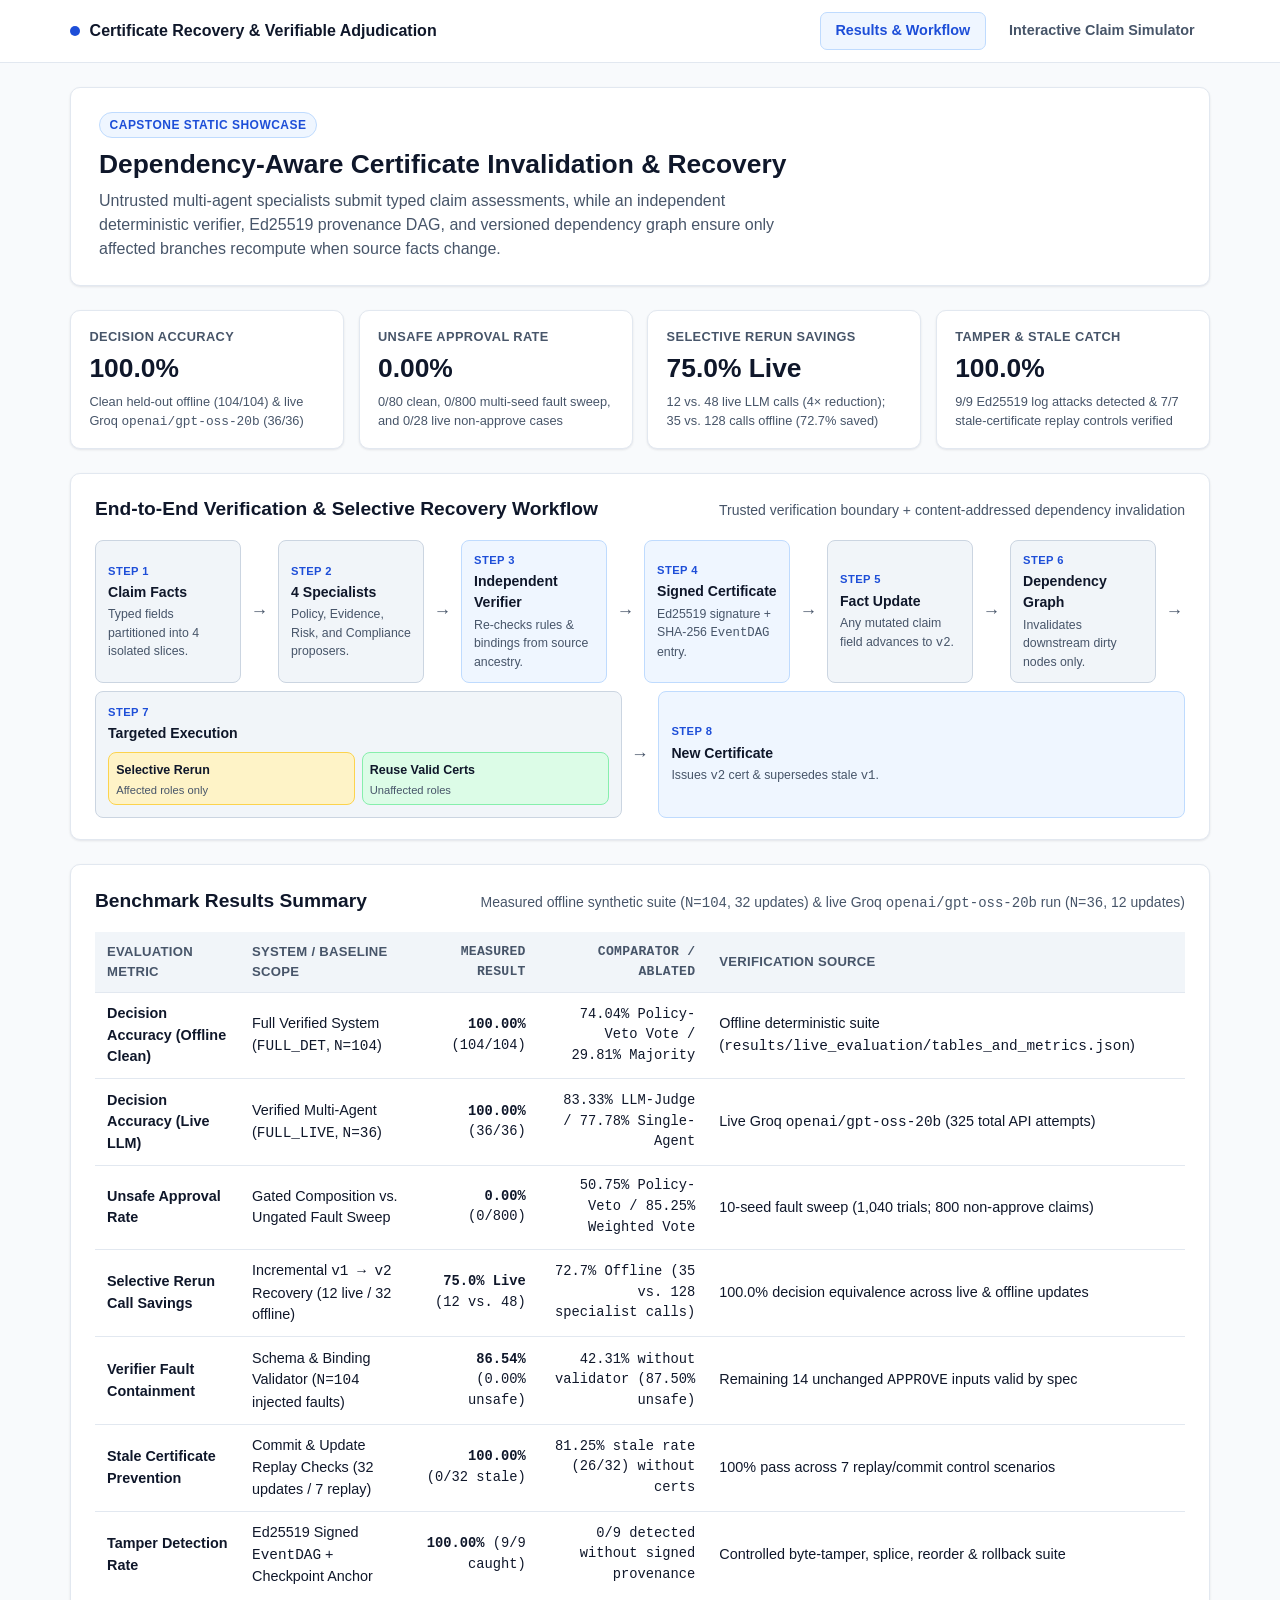
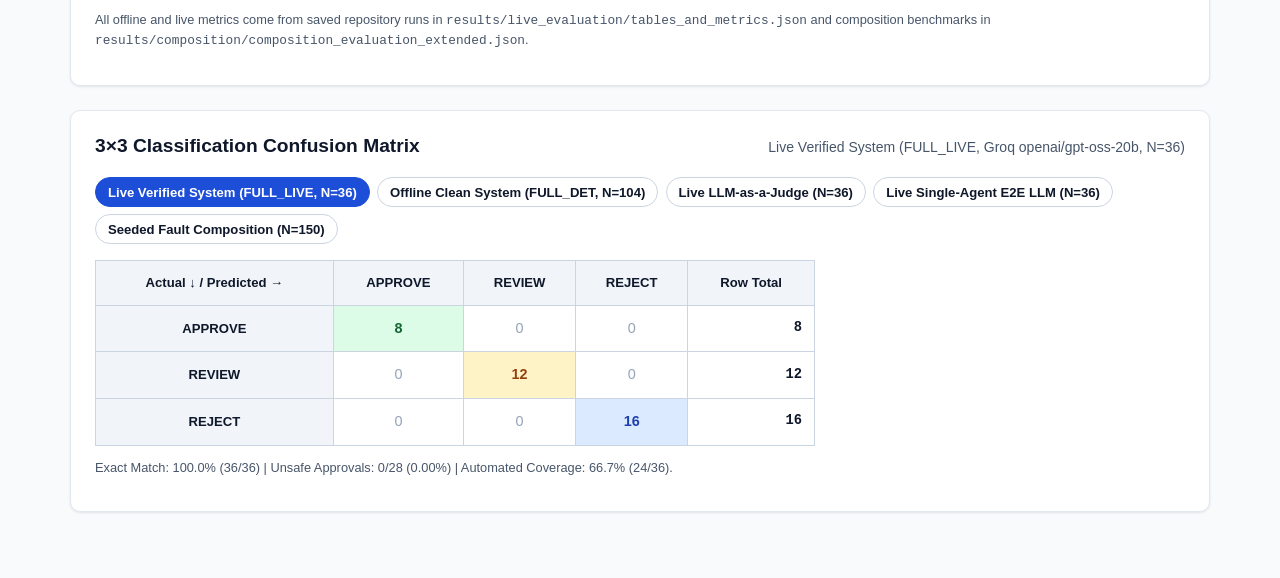
<file: web/index.html>
<!DOCTYPE html>
<html lang="en">
<head>
  <meta charset="UTF-8" />
  <meta name="viewport" content="width=device-width, initial-scale=1.0" />
  <title>Results & Workflow — Verifiable Multi-Agent Adjudication</title>
  <link rel="stylesheet" href="styles.css" />
</head>
<body>
  <header class="topbar">
    <div class="topbar-inner">
      <div class="brand">
        <span class="brand-dot" aria-hidden="true"></span>
        <span>Certificate Recovery &amp; Verifiable Adjudication</span>
      </div>
      <nav class="nav-links" aria-label="Primary navigation">
        <a class="nav-link active" href="index.html">Results &amp; Workflow</a>
        <a class="nav-link" href="simulator.html">Interactive Claim Simulator</a>
      </nav>
    </div>
  </header>

  <main class="container">
    <section class="hero">
      <span class="hero-tag">Capstone Static Showcase</span>
      <h1>Dependency-Aware Certificate Invalidation &amp; Recovery</h1>
      <p>
        Untrusted multi-agent specialists submit typed claim assessments, while an independent deterministic verifier,
        Ed25519 provenance DAG, and versioned dependency graph ensure only affected branches recompute when source facts change.
      </p>
    </section>

    <section class="kpi-grid" aria-label="Key metrics summary">
      <div class="kpi-card">
        <div class="kpi-label">Decision Accuracy</div>
        <div class="kpi-value">100.0%</div>
        <div class="kpi-note">Clean held-out offline (104/104) &amp; live Groq <code>openai/gpt-oss-20b</code> (36/36)</div>
      </div>
      <div class="kpi-card">
        <div class="kpi-label">Unsafe Approval Rate</div>
        <div class="kpi-value">0.00%</div>
        <div class="kpi-note">0/80 clean, 0/800 multi-seed fault sweep, and 0/28 live non-approve cases</div>
      </div>
      <div class="kpi-card">
        <div class="kpi-label">Selective Rerun Savings</div>
        <div class="kpi-value">75.0% Live</div>
        <div class="kpi-note">12 vs. 48 live LLM calls (4&times; reduction); 35 vs. 128 calls offline (72.7% saved)</div>
      </div>
      <div class="kpi-card">
        <div class="kpi-label">Tamper &amp; Stale Catch</div>
        <div class="kpi-value">100.0%</div>
        <div class="kpi-note">9/9 Ed25519 log attacks detected &amp; 7/7 stale-certificate replay controls verified</div>
      </div>
    </section>

    <section class="section">
      <div class="section-header">
        <h2>End-to-End Verification &amp; Selective Recovery Workflow</h2>
        <p class="section-sub">Trusted verification boundary + content-addressed dependency invalidation</p>
      </div>
      <div class="flow-track" role="region" aria-label="Adjudication and recovery workflow">
        <div class="flow-step">
          <div class="flow-num">Step 1</div>
          <div class="flow-title">Claim Facts</div>
          <div class="flow-desc">Typed fields partitioned into 4 isolated slices.</div>
        </div>
        <div class="flow-arrow" aria-hidden="true">&rarr;</div>
        <div class="flow-step">
          <div class="flow-num">Step 2</div>
          <div class="flow-title">4 Specialists</div>
          <div class="flow-desc">Policy, Evidence, Risk, and Compliance proposers.</div>
        </div>
        <div class="flow-arrow" aria-hidden="true">&rarr;</div>
        <div class="flow-step highlight">
          <div class="flow-num">Step 3</div>
          <div class="flow-title">Independent Verifier</div>
          <div class="flow-desc">Re-checks rules &amp; bindings from source ancestry.</div>
        </div>
        <div class="flow-arrow" aria-hidden="true">&rarr;</div>
        <div class="flow-step highlight">
          <div class="flow-num">Step 4</div>
          <div class="flow-title">Signed Certificate</div>
          <div class="flow-desc">Ed25519 signature + SHA-256 <code>EventDAG</code> entry.</div>
        </div>
        <div class="flow-arrow" aria-hidden="true">&rarr;</div>
        <div class="flow-step">
          <div class="flow-num">Step 5</div>
          <div class="flow-title">Fact Update</div>
          <div class="flow-desc">Any mutated claim field advances to <code>v2</code>.</div>
        </div>
        <div class="flow-arrow" aria-hidden="true">&rarr;</div>
        <div class="flow-step">
          <div class="flow-num">Step 6</div>
          <div class="flow-title">Dependency Graph</div>
          <div class="flow-desc">Invalidates downstream dirty nodes only.</div>
        </div>
        <div class="flow-arrow" aria-hidden="true">&rarr;</div>
        <div class="flow-step">
          <div class="flow-num">Step 7</div>
          <div class="flow-title">Targeted Execution</div>
          <div class="flow-branch">
            <div class="flow-step rerun-box" style="padding: 0.35rem 0.45rem;">
              <div class="flow-title" style="font-size: 0.78rem;">Selective Rerun</div>
              <div class="flow-desc" style="font-size: 0.7rem;">Affected roles only</div>
            </div>
            <div class="flow-step reuse-box" style="padding: 0.35rem 0.45rem;">
              <div class="flow-title" style="font-size: 0.78rem;">Reuse Valid Certs</div>
              <div class="flow-desc" style="font-size: 0.7rem;">Unaffected roles</div>
            </div>
          </div>
        </div>
        <div class="flow-arrow" aria-hidden="true">&rarr;</div>
        <div class="flow-step highlight">
          <div class="flow-num">Step 8</div>
          <div class="flow-title">New Certificate</div>
          <div class="flow-desc">Issues <code>v2</code> cert &amp; supersedes stale <code>v1</code>.</div>
        </div>
      </div>
    </section>

    <section class="section">
      <div class="section-header">
        <h2>Benchmark Results Summary</h2>
        <p class="section-sub">Measured offline synthetic suite (<code>N=104</code>, 32 updates) &amp; live Groq <code>openai/gpt-oss-20b</code> run (<code>N=36</code>, 12 updates)</p>
      </div>
      <div class="table-wrap">
        <table class="data-table">
          <thead>
            <tr>
              <th>Evaluation Metric</th>
              <th>System / Baseline Scope</th>
              <th class="num">Measured Result</th>
              <th class="num">Comparator / Ablated</th>
              <th>Verification Source</th>
            </tr>
          </thead>
          <tbody>
            <tr>
              <td><strong>Decision Accuracy (Offline Clean)</strong></td>
              <td>Full Verified System (<code>FULL_DET</code>, <code>N=104</code>)</td>
              <td class="num"><strong>100.00%</strong> (104/104)</td>
              <td class="num">74.04% Policy-Veto Vote / 29.81% Majority</td>
              <td>Offline deterministic suite (<code>results/live_evaluation/tables_and_metrics.json</code>)</td>
            </tr>
            <tr>
              <td><strong>Decision Accuracy (Live LLM)</strong></td>
              <td>Verified Multi-Agent (<code>FULL_LIVE</code>, <code>N=36</code>)</td>
              <td class="num"><strong>100.00%</strong> (36/36)</td>
              <td class="num">83.33% LLM-Judge / 77.78% Single-Agent</td>
              <td>Live Groq <code>openai/gpt-oss-20b</code> (325 total API attempts)</td>
            </tr>
            <tr>
              <td><strong>Unsafe Approval Rate</strong></td>
              <td>Gated Composition vs. Ungated Fault Sweep</td>
              <td class="num"><strong>0.00%</strong> (0/800)</td>
              <td class="num">50.75% Policy-Veto / 85.25% Weighted Vote</td>
              <td>10-seed fault sweep (1,040 trials; 800 non-approve claims)</td>
            </tr>
            <tr>
              <td><strong>Selective Rerun Call Savings</strong></td>
              <td>Incremental <code>v1 &rarr; v2</code> Recovery (12 live / 32 offline)</td>
              <td class="num"><strong>75.0% Live</strong> (12 vs. 48)</td>
              <td class="num">72.7% Offline (35 vs. 128 specialist calls)</td>
              <td>100.0% decision equivalence across live &amp; offline updates</td>
            </tr>
            <tr>
              <td><strong>Verifier Fault Containment</strong></td>
              <td>Schema &amp; Binding Validator (<code>N=104</code> injected faults)</td>
              <td class="num"><strong>86.54%</strong> (0.00% unsafe)</td>
              <td class="num">42.31% without validator (87.50% unsafe)</td>
              <td>Remaining 14 unchanged <code>APPROVE</code> inputs valid by spec</td>
            </tr>
            <tr>
              <td><strong>Stale Certificate Prevention</strong></td>
              <td>Commit &amp; Update Replay Checks (32 updates / 7 replay)</td>
              <td class="num"><strong>100.00%</strong> (0/32 stale)</td>
              <td class="num">81.25% stale rate (26/32) without certs</td>
              <td>100% pass across 7 replay/commit control scenarios</td>
            </tr>
            <tr>
              <td><strong>Tamper Detection Rate</strong></td>
              <td>Ed25519 Signed <code>EventDAG</code> + Checkpoint Anchor</td>
              <td class="num"><strong>100.00%</strong> (9/9 caught)</td>
              <td class="num">0/9 detected without signed provenance</td>
              <td>Controlled byte-tamper, splice, reorder &amp; rollback suite</td>
            </tr>
          </tbody>
        </table>
      </div>
      <p class="footnote">
        All offline and live metrics come from saved repository runs in <code>results/live_evaluation/tables_and_metrics.json</code>
        and composition benchmarks in <code>results/composition/composition_evaluation_extended.json</code>.
      </p>
    </section>

    <section class="section">
      <div class="section-header">
        <h2>3&times;3 Classification Confusion Matrix</h2>
        <p class="section-sub" id="cm-subtitle">Actual Oracle Label (rows) vs. Predicted Decision (columns)</p>
      </div>

      <div class="pill-row" role="tablist" aria-label="Select model arm for confusion matrix">
        <button class="pill-btn active" type="button" data-arm="full_live">Live Verified System (FULL_LIVE, N=36)</button>
        <button class="pill-btn" type="button" data-arm="full_det">Offline Clean System (FULL_DET, N=104)</button>
        <button class="pill-btn" type="button" data-arm="llm_judge">Live LLM-as-a-Judge (N=36)</button>
        <button class="pill-btn" type="button" data-arm="single_llm">Live Single-Agent E2E LLM (N=36)</button>
        <button class="pill-btn" type="button" data-arm="faulted_comp">Seeded Fault Composition (N=150)</button>
      </div>

      <div class="table-wrap">
        <table class="cm-table" aria-live="polite">
          <thead>
            <tr>
              <th>Actual &darr; / Predicted &rarr;</th>
              <th>APPROVE</th>
              <th>REVIEW</th>
              <th>REJECT</th>
              <th>Row Total</th>
            </tr>
          </thead>
          <tbody id="cm-body"></tbody>
        </table>
      </div>
      <p class="footnote" id="cm-caption"></p>
    </section>
  </main>

  <script>
    (function () {
      var MATRICES = {
        full_live: {
          title: "Live Verified System (FULL_LIVE, Groq openai/gpt-oss-20b, N=36)",
          caption: "Exact Match: 100.0% (36/36) | Unsafe Approvals: 0/28 (0.00%) | Automated Coverage: 66.7% (24/36).",
          rows: {
            APPROVE: [8, 0, 0],
            REVIEW:  [0, 12, 0],
            REJECT:  [0, 0, 16]
          }
        },
        full_det: {
          title: "Offline Clean Benchmark (FULL_DET, N=104 Unique Claims)",
          caption: "Exact Match: 100.0% (104/104) | Unsafe Approvals: 0/80 (0.00%) | False Rejects: 0/58 (0.00%).",
          rows: {
            APPROVE: [24, 0, 0],
            REVIEW:  [0, 34, 0],
            REJECT:  [0, 0, 46]
          }
        },
        llm_judge: {
          title: "Live Unverified Baseline (LLM_AS_JUDGE, Groq openai/gpt-oss-20b, N=36)",
          caption: "Exact Match: 83.3% (30/36) | Unsafe Approvals: 0/28 | 6 errors: 3 JSON truncation fallbacks + 3 missed policy-exclusion rejections.",
          rows: {
            APPROVE: [8, 0, 0],
            REVIEW:  [0, 12, 0],
            REJECT:  [0, 6, 10]
          }
        },
        single_llm: {
          title: "Live Unverified Baseline (SINGLE_AGENT_E2E_LLM, Groq openai/gpt-oss-20b, N=36)",
          caption: "Exact Match: 77.8% (28/36) | Unsafe Approvals: 0/28 | All 8 errors were over-conservative REVIEW abstentions on clean APPROVE boundary claims.",
          rows: {
            APPROVE: [0, 8, 0],
            REVIEW:  [0, 12, 0],
            REJECT:  [0, 0, 16]
          }
        },
        faulted_comp: {
          title: "Composition Under Multi-Seed Agent Corruptions (COMP, N=150 Trials, 0%-40% Fault Rates)",
          caption: "Accuracy: 84.0% (126/150) | Unsafe Approvals: 0/120 (0.00%) | Corrupted branches abstain safely to REVIEW without leaking unsafe approvals.",
          rows: {
            APPROVE: [13, 17, 0],
            REVIEW:  [0, 75, 0],
            REJECT:  [0, 7, 38]
          }
        }
      };

      var LABELS = ["APPROVE", "REVIEW", "REJECT"];
      var bodyEl = document.getElementById("cm-body");
      var subEl = document.getElementById("cm-subtitle");
      var capEl = document.getElementById("cm-caption");
      var btns = document.querySelectorAll(".pill-btn");

      function cellClass(actualIdx, predIdx, count) {
        if (actualIdx === predIdx) {
          if (actualIdx === 0) return "cm-diag-approve";
          if (actualIdx === 1) return "cm-diag-review";
          return "cm-diag-reject";
        }
        if (count === 0) return "cm-zero";
        if (predIdx === 0 && actualIdx !== 0) return "cm-err-danger";
        return "cm-err-warn";
      }

      function renderMatrix(key) {
        var data = MATRICES[key];
        subEl.textContent = data.title;
        capEl.textContent = data.caption;

        var html = "";
        LABELS.forEach(function (label, rIdx) {
          var vals = data.rows[label];
          var rowSum = vals[0] + vals[1] + vals[2];
          html += "<tr>";
          html += "<th>" + label + "</th>";
          vals.forEach(function (count, cIdx) {
            html += '<td class="' + cellClass(rIdx, cIdx, count) + '">' + count + "</td>";
          });
          html += '<td class="num"><strong>' + rowSum + "</strong></td>";
          html += "</tr>";
        });
        bodyEl.innerHTML = html;
      }

      btns.forEach(function (btn) {
        btn.addEventListener("click", function () {
          btns.forEach(function (b) { b.classList.remove("active"); });
          btn.classList.add("active");
          renderMatrix(btn.getAttribute("data-arm"));
        });
      });

      renderMatrix("full_live");
    })();
  </script>
</body>
</html>
</file>
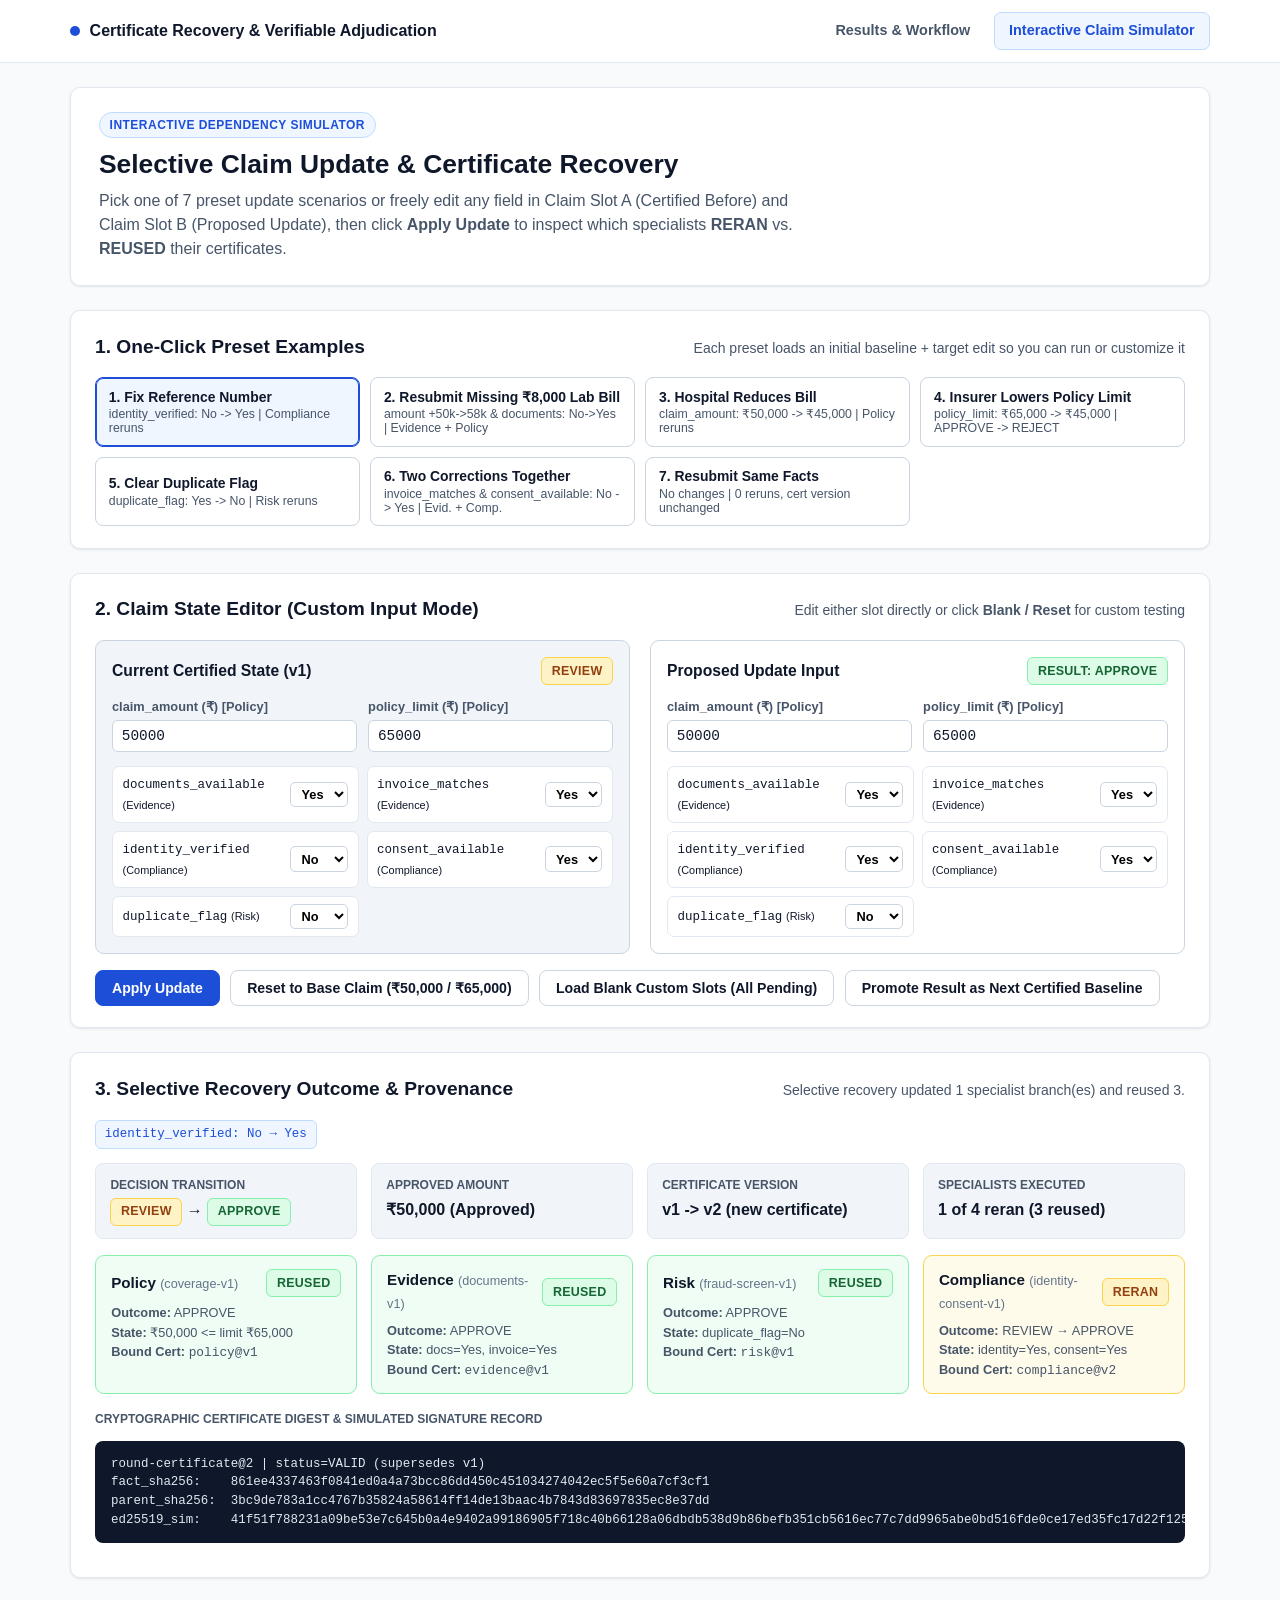
<file: web/simulator.html>
<!DOCTYPE html>
<html lang="en">
<head>
  <meta charset="UTF-8" />
  <meta name="viewport" content="width=device-width, initial-scale=1.0" />
  <title>Interactive Claim Simulator — Verifiable Multi-Agent Adjudication</title>
  <link rel="stylesheet" href="styles.css" />
</head>
<body>
  <header class="topbar">
    <div class="topbar-inner">
      <div class="brand">
        <span class="brand-dot" aria-hidden="true"></span>
        <span>Certificate Recovery &amp; Verifiable Adjudication</span>
      </div>
      <nav class="nav-links" aria-label="Primary navigation">
        <a class="nav-link" href="index.html">Results &amp; Workflow</a>
        <a class="nav-link active" href="simulator.html">Interactive Claim Simulator</a>
      </nav>
    </div>
  </header>

  <main class="container">
    <section class="hero">
      <span class="hero-tag">Interactive Dependency Simulator</span>
      <h1>Selective Claim Update &amp; Certificate Recovery</h1>
      <p>
        Pick one of 7 preset update scenarios or freely edit any field in Claim Slot A (Certified Before) and Claim Slot B (Proposed Update),
        then click <strong>Apply Update</strong> to inspect which specialists <strong>RERAN</strong> vs. <strong>REUSED</strong> their certificates.
      </p>
    </section>

    <section class="section">
      <div class="section-header">
        <h2>1. One-Click Preset Examples</h2>
        <p class="section-sub">Each preset loads an initial baseline + target edit so you can run or customize it</p>
      </div>
      <div class="preset-grid" id="preset-grid"></div>
    </section>

    <section class="section">
      <div class="section-header">
        <h2>2. Claim State Editor (Custom Input Mode)</h2>
        <p class="section-sub">Edit either slot directly or click <strong>Blank / Reset</strong> for custom testing</p>
      </div>

      <div class="sim-layout">
        <!-- Slot A: Current Certified State -->
        <div class="slot-card">
          <h3 class="slot-title">
            <span>Current Certified State (<span id="before-cert-label">v1</span>)</span>
            <span id="before-decision-pill" class="badge badge-approve">APPROVE</span>
          </h3>
          <div class="field-group">
            <label class="field-label">
              claim_amount (&#8377;) [Policy]
              <input type="number" id="before-claim_amount" min="1" step="1000" value="50000" />
            </label>
            <label class="field-label">
              policy_limit (&#8377;) [Policy]
              <input type="number" id="before-policy_limit" min="1" step="1000" value="65000" />
            </label>
          </div>
          <div class="toggle-list">
            <label class="toggle-item">
              <span><code>documents_available</code> <small>(Evidence)</small></span>
              <select id="before-documents_available">
                <option value="true">Yes</option>
                <option value="false">No</option>
              </select>
            </label>
            <label class="toggle-item">
              <span><code>invoice_matches</code> <small>(Evidence)</small></span>
              <select id="before-invoice_matches">
                <option value="true">Yes</option>
                <option value="false">No</option>
              </select>
            </label>
            <label class="toggle-item">
              <span><code>identity_verified</code> <small>(Compliance)</small></span>
              <select id="before-identity_verified">
                <option value="true">Yes</option>
                <option value="false">No</option>
              </select>
            </label>
            <label class="toggle-item">
              <span><code>consent_available</code> <small>(Compliance)</small></span>
              <select id="before-consent_available">
                <option value="true">Yes</option>
                <option value="false">No</option>
              </select>
            </label>
            <label class="toggle-item">
              <span><code>duplicate_flag</code> <small>(Risk)</small></span>
              <select id="before-duplicate_flag">
                <option value="false">No</option>
                <option value="true">Yes</option>
              </select>
            </label>
          </div>
        </div>

        <!-- Slot B: Proposed Updated State -->
        <div class="slot-card" style="background: #ffffff;">
          <h3 class="slot-title">
            <span>Proposed Update Input</span>
            <span id="proposed-preview-tag" class="badge badge-neutral">READY TO APPLY</span>
          </h3>
          <div class="field-group">
            <label class="field-label">
              claim_amount (&#8377;) [Policy]
              <input type="number" id="after-claim_amount" min="1" step="1000" value="50000" />
            </label>
            <label class="field-label">
              policy_limit (&#8377;) [Policy]
              <input type="number" id="after-policy_limit" min="1" step="1000" value="65000" />
            </label>
          </div>
          <div class="toggle-list">
            <label class="toggle-item">
              <span><code>documents_available</code> <small>(Evidence)</small></span>
              <select id="after-documents_available">
                <option value="true">Yes</option>
                <option value="false">No</option>
              </select>
            </label>
            <label class="toggle-item">
              <span><code>invoice_matches</code> <small>(Evidence)</small></span>
              <select id="after-invoice_matches">
                <option value="true">Yes</option>
                <option value="false">No</option>
              </select>
            </label>
            <label class="toggle-item">
              <span><code>identity_verified</code> <small>(Compliance)</small></span>
              <select id="after-identity_verified">
                <option value="true">Yes</option>
                <option value="false">No</option>
              </select>
            </label>
            <label class="toggle-item">
              <span><code>consent_available</code> <small>(Compliance)</small></span>
              <select id="after-consent_available">
                <option value="true">Yes</option>
                <option value="false">No</option>
              </select>
            </label>
            <label class="toggle-item">
              <span><code>duplicate_flag</code> <small>(Risk)</small></span>
              <select id="after-duplicate_flag">
                <option value="false">No</option>
                <option value="true">Yes</option>
              </select>
            </label>
          </div>
        </div>
      </div>

      <div class="actions-bar">
        <button class="btn btn-primary" id="btn-apply" type="button">Apply Update</button>
        <button class="btn" id="btn-reset-base" type="button">Reset to Base Claim (&#8377;50,000 / &#8377;65,000)</button>
        <button class="btn" id="btn-blank-custom" type="button">Load Blank Custom Slots (All Pending)</button>
        <button class="btn" id="btn-promote" type="button">Promote Result as Next Certified Baseline</button>
      </div>
    </section>

    <section class="section" aria-live="polite">
      <div class="section-header">
        <h2>3. Selective Recovery Outcome &amp; Provenance</h2>
        <p class="section-sub" id="summary-line">Select a preset or edit fields, then click Apply Update.</p>
      </div>

      <div class="diff-list" id="diff-list"></div>

      <div class="outcome-grid">
        <div class="outcome-box">
          <div class="outcome-label">Decision Transition</div>
          <div class="outcome-val" id="out-decision">-</div>
        </div>
        <div class="outcome-box">
          <div class="outcome-label">Approved Amount</div>
          <div class="outcome-val" id="out-amount">-</div>
        </div>
        <div class="outcome-box">
          <div class="outcome-label">Certificate Version</div>
          <div class="outcome-val" id="out-version">-</div>
        </div>
        <div class="outcome-box">
          <div class="outcome-label">Specialists Executed</div>
          <div class="outcome-val" id="out-execs">-</div>
        </div>
      </div>

      <div class="specialists-grid" id="specialists-grid"></div>

      <div style="margin-top: 1rem;">
        <div class="outcome-label">Cryptographic Certificate Digest &amp; Simulated Signature Record</div>
        <pre class="mono-box" id="out-crypto"></pre>
      </div>
    </section>
  </main>

  <script>
    (function () {
      var BASE_CLAIM = {
        claim_amount: 50000,
        policy_limit: 65000,
        documents_available: true,
        invoice_matches: true,
        identity_verified: true,
        consent_available: true,
        duplicate_flag: false
      };

      var PRESETS = [
        {
          id: "fix_ref",
          title: "1. Fix Reference Number",
          meta: "identity_verified: No -> Yes | Compliance reruns",
          before: Object.assign({}, BASE_CLAIM, { identity_verified: false }),
          after:  Object.assign({}, BASE_CLAIM, { identity_verified: true })
        },
        {
          id: "lab_bill",
          title: "2. Resubmit Missing \u20b98,000 Lab Bill",
          meta: "amount +50k->58k & documents: No->Yes | Evidence + Policy",
          before: Object.assign({}, BASE_CLAIM, { documents_available: false }),
          after:  Object.assign({}, BASE_CLAIM, { claim_amount: 58000, documents_available: true })
        },
        {
          id: "reduce_bill",
          title: "3. Hospital Reduces Bill",
          meta: "claim_amount: \u20b950,000 -> \u20b945,000 | Policy reruns",
          before: Object.assign({}, BASE_CLAIM),
          after:  Object.assign({}, BASE_CLAIM, { claim_amount: 45000 })
        },
        {
          id: "lower_limit",
          title: "4. Insurer Lowers Policy Limit",
          meta: "policy_limit: \u20b965,000 -> \u20b945,000 | APPROVE -> REJECT",
          before: Object.assign({}, BASE_CLAIM),
          after:  Object.assign({}, BASE_CLAIM, { policy_limit: 45000 })
        },
        {
          id: "clear_dup",
          title: "5. Clear Duplicate Flag",
          meta: "duplicate_flag: Yes -> No | Risk reruns",
          before: Object.assign({}, BASE_CLAIM, { duplicate_flag: true }),
          after:  Object.assign({}, BASE_CLAIM, { duplicate_flag: false })
        },
        {
          id: "two_corrections",
          title: "6. Two Corrections Together",
          meta: "invoice_matches & consent_available: No -> Yes | Evid. + Comp.",
          before: Object.assign({}, BASE_CLAIM, { invoice_matches: false, consent_available: false }),
          after:  Object.assign({}, BASE_CLAIM, { invoice_matches: true, consent_available: true })
        },
        {
          id: "no_change",
          title: "7. Resubmit Same Facts",
          meta: "No changes | 0 reruns, cert version unchanged",
          before: Object.assign({}, BASE_CLAIM),
          after:  Object.assign({}, BASE_CLAIM)
        }
      ];

      var ROLES = [
        {
          id: "policy",
          label: "Policy",
          contract: "coverage-v1",
          fields: ["claim_amount", "policy_limit"],
          evaluate: function (s) {
            return s.claim_amount <= s.policy_limit ? "APPROVE" : "REJECT";
          },
          describe: function (s) {
            return formatINR(s.claim_amount) + " <= limit " + formatINR(s.policy_limit);
          }
        },
        {
          id: "evidence",
          label: "Evidence",
          contract: "documents-v1",
          fields: ["documents_available", "invoice_matches"],
          evaluate: function (s) {
            return (s.documents_available && s.invoice_matches) ? "APPROVE" : "REVIEW";
          },
          describe: function (s) {
            return "docs=" + yesNo(s.documents_available) + ", invoice=" + yesNo(s.invoice_matches);
          }
        },
        {
          id: "risk",
          label: "Risk",
          contract: "fraud-screen-v1",
          fields: ["duplicate_flag"],
          evaluate: function (s) {
            return !s.duplicate_flag ? "APPROVE" : "REVIEW";
          },
          describe: function (s) {
            return "duplicate_flag=" + yesNo(s.duplicate_flag);
          }
        },
        {
          id: "compliance",
          label: "Compliance",
          contract: "identity-consent-v1",
          fields: ["identity_verified", "consent_available"],
          evaluate: function (s) {
            return (s.identity_verified && s.consent_available) ? "APPROVE" : "REVIEW";
          },
          describe: function (s) {
            return "identity=" + yesNo(s.identity_verified) + ", consent=" + yesNo(s.consent_available);
          }
        }
      ];

      var ALL_FIELDS = [
        "claim_amount",
        "policy_limit",
        "documents_available",
        "invoice_matches",
        "identity_verified",
        "consent_available",
        "duplicate_flag"
      ];

      var currentCertVersion = 1;
      var lastComputedAfter = null;
      var lastAfterVersion = 1;

      function formatINR(val) {
        return "\u20b9" + Number(val).toLocaleString("en-IN");
      }

      function yesNo(b) {
        return b ? "Yes" : "No";
      }

      function computeDecision(state) {
        if (state.claim_amount > state.policy_limit) {
          return "REJECT";
        }
        if (
          !state.documents_available ||
          !state.invoice_matches ||
          !state.identity_verified ||
          !state.consent_available ||
          state.duplicate_flag
        ) {
          return "REVIEW";
        }
        return "APPROVE";
      }

      function badgeClassForDecision(dec) {
        if (dec === "APPROVE") return "badge badge-approve";
        if (dec === "REJECT") return "badge badge-reject";
        return "badge badge-review";
      }

      /* Pure deterministic SHA-256 in vanilla JS so file:// double-click works offline everywhere */
      function sha256Hex(ascii) {
        function rightRotate(value, amount) {
          return (value >>> amount) | (value << (32 - amount));
        }
        var mathPow = Math.pow;
        var maxWord = mathPow(2, 32);
        var i, j, result = "";
        var words = [], asciiBitLength = ascii.length * 8;
        var hash = sha256Hex.h = sha256Hex.h || [];
        var k = sha256Hex.k = sha256Hex.k || [];
        var primeCounter = k.length;
        var isComposite = {};
        for (var candidate = 2; primeCounter < 64; candidate++) {
          if (!isComposite[candidate]) {
            for (i = 0; i < 313; i += candidate) isComposite[i] = candidate;
            hash[primeCounter] = (mathPow(candidate, 0.5) * maxWord) | 0;
            k[primeCounter++] = (mathPow(candidate, 1 / 3) * maxWord) | 0;
          }
        }
        var localHash = hash.slice(0);
        ascii += "\x80";
        while ((ascii.length % 64) - 56) ascii += "\x00";
        for (i = 0; i < ascii.length; i++) {
          j = ascii.charCodeAt(i);
          words[i >> 2] |= j << (((3 - i) % 4) * 8);
        }
        words[words.length] = (asciiBitLength / maxWord) | 0;
        words[words.length] = asciiBitLength;
        for (j = 0; j < words.length;) {
          var w = words.slice(j, j += 16);
          var oldHash = localHash.slice(0);
          for (i = 0; i < 64; i++) {
            var w15 = w[i - 15], w2 = w[i - 2];
            var a = localHash[0], e = localHash[4];
            var temp1 = localHash[7] +
              (rightRotate(e, 6) ^ rightRotate(e, 11) ^ rightRotate(e, 25)) +
              ((e & localHash[5]) ^ ((~e) & localHash[6])) +
              k[i] +
              (w[i] = (i < 16) ? w[i] : (
                w[i - 16] +
                (rightRotate(w15, 7) ^ rightRotate(w15, 18) ^ (w15 >>> 3)) +
                w[i - 7] +
                (rightRotate(w2, 17) ^ rightRotate(w2, 19) ^ (w2 >>> 10))
              ) | 0);
            var temp2 = (rightRotate(a, 2) ^ rightRotate(a, 13) ^ rightRotate(a, 22)) +
              ((a & localHash[1]) ^ (a & localHash[2]) ^ (localHash[1] & localHash[2]));
            localHash = [(temp1 + temp2) | 0].concat(localHash);
            localHash[4] = (localHash[4] + temp1) | 0;
            localHash.pop();
          }
          for (i = 0; i < 8; i++) localHash[i] = (localHash[i] + oldHash[i]) | 0;
        }
        for (i = 0; i < 8; i++) {
          for (j = 3; j + 1; j--) {
            var b = (localHash[i] >> (j * 8)) & 255;
            result += ((b < 16) ? 0 : "") + b.toString(16);
          }
        }
        return result;
      }

      function readSlot(prefix) {
        var amountEl = document.getElementById(prefix + "-claim_amount");
        var limitEl = document.getElementById(prefix + "-policy_limit");
        var amount = Math.max(1, parseInt(amountEl.value, 10) || 1);
        var limit = Math.max(1, parseInt(limitEl.value, 10) || 1);
        amountEl.value = amount;
        limitEl.value = limit;
        return {
          claim_amount: amount,
          policy_limit: limit,
          documents_available: document.getElementById(prefix + "-documents_available").value === "true",
          invoice_matches: document.getElementById(prefix + "-invoice_matches").value === "true",
          identity_verified: document.getElementById(prefix + "-identity_verified").value === "true",
          consent_available: document.getElementById(prefix + "-consent_available").value === "true",
          duplicate_flag: document.getElementById(prefix + "-duplicate_flag").value === "true"
        };
      }

      function writeSlot(prefix, state) {
        document.getElementById(prefix + "-claim_amount").value = state.claim_amount;
        document.getElementById(prefix + "-policy_limit").value = state.policy_limit;
        document.getElementById(prefix + "-documents_available").value = String(state.documents_available);
        document.getElementById(prefix + "-invoice_matches").value = String(state.invoice_matches);
        document.getElementById(prefix + "-identity_verified").value = String(state.identity_verified);
        document.getElementById(prefix + "-consent_available").value = String(state.consent_available);
        document.getElementById(prefix + "-duplicate_flag").value = String(state.duplicate_flag);
      }

      function updateBeforeHeader(beforeState) {
        var dec = computeDecision(beforeState);
        var pill = document.getElementById("before-decision-pill");
        pill.className = badgeClassForDecision(dec);
        pill.textContent = dec;
        document.getElementById("before-cert-label").textContent = "v" + currentCertVersion;
      }

      function formatFieldVal(key, val) {
        if (key === "claim_amount" || key === "policy_limit") return formatINR(val);
        return yesNo(val);
      }

      function runRecoverySimulation() {
        var before = readSlot("before");
        var after = readSlot("after");
        updateBeforeHeader(before);

        var changedFields = ALL_FIELDS.filter(function (f) {
          return before[f] !== after[f];
        });

        var decBefore = computeDecision(before);
        var decAfter = computeDecision(after);
        var hasChanges = changedFields.length > 0;
        var nextVersion = hasChanges ? currentCertVersion + 1 : currentCertVersion;
        lastComputedAfter = after;
        lastAfterVersion = nextVersion;

        // Diff chips
        var diffEl = document.getElementById("diff-list");
        if (!hasChanges) {
          diffEl.innerHTML = '<span class="badge badge-neutral">No fields changed &mdash; 0 invalidated branches</span>';
        } else {
          diffEl.innerHTML = changedFields.map(function (f) {
            return '<span class="diff-chip">' + f + ": " + formatFieldVal(f, before[f]) + " &rarr; " + formatFieldVal(f, after[f]) + "</span>";
          }).join("");
        }

        // Outcomes
        document.getElementById("out-decision").innerHTML =
          '<span class="' + badgeClassForDecision(decBefore) + '">' + decBefore + "</span>" +
          " &rarr; " +
          '<span class="' + badgeClassForDecision(decAfter) + '">' + decAfter + "</span>";

        var approvedAmountText;
        if (decAfter === "APPROVE") {
          approvedAmountText = formatINR(after.claim_amount) + " (Approved)";
        } else if (decAfter === "REJECT") {
          approvedAmountText = "\u20b90 (Policy Rejected)";
        } else {
          approvedAmountText = "\u20b90 Released (Held for Review)";
        }
        document.getElementById("out-amount").textContent = approvedAmountText;
        document.getElementById("out-version").textContent = hasChanges
          ? "v" + currentCertVersion + " -> v" + nextVersion + " (new certificate)"
          : "v" + currentCertVersion + " (unchanged)";

        var reranCount = 0;
        var cardsHtml = "";
        ROLES.forEach(function (role) {
          var dirty = role.fields.some(function (f) {
            return changedFields.indexOf(f) !== -1;
          });
          if (dirty) reranCount += 1;
          var roleBefore = role.evaluate(before);
          var roleAfter = role.evaluate(after);
          var statusBadge = dirty
            ? '<span class="badge badge-reran">RERAN</span>'
            : '<span class="badge badge-reused">REUSED</span>';
          var certVerUsed = dirty ? "v" + nextVersion : "v" + currentCertVersion;
          var cardClass = dirty ? "specialist-card is-reran" : "specialist-card is-reused";

          cardsHtml +=
            '<div class="' + cardClass + '">' +
              '<div class="specialist-top">' +
                '<span class="specialist-name">' + role.label + ' <small style="font-weight:500;color:#64748b;">(' + role.contract + ")</small></span>" +
                statusBadge +
              "</div>" +
              '<div class="specialist-detail">' +
                "<div><strong>Outcome:</strong> " + roleBefore + (roleBefore !== roleAfter ? " &rarr; " + roleAfter : "") + "</div>" +
                "<div><strong>State:</strong> " + role.describe(after) + "</div>" +
                "<div><strong>Bound Cert:</strong> <code>" + role.id + "@" + certVerUsed + "</code></div>" +
              "</div>" +
            "</div>";
        });

        document.getElementById("specialists-grid").innerHTML = cardsHtml;
        document.getElementById("out-execs").textContent = reranCount + " of 4 reran (" + (4 - reranCount) + " reused)";
        document.getElementById("summary-line").textContent = hasChanges
          ? "Selective recovery updated " + reranCount + " specialist branch(es) and reused " + (4 - reranCount) + "."
          : "All facts match existing digest; 0 specialists rerun and v" + currentCertVersion + " certificate remains valid.";

        var previewTag = document.getElementById("proposed-preview-tag");
        previewTag.className = badgeClassForDecision(decAfter);
        previewTag.textContent = "RESULT: " + decAfter;

        var canonicalBefore = JSON.stringify(before);
        var canonicalAfter = JSON.stringify(after);
        var inputDigest = sha256Hex(canonicalAfter);
        var prevDigest = sha256Hex(canonicalBefore);
        var ed25519SimSig = sha256Hex("cert-recovery.event.v1|" + nextVersion + "|" + decAfter + "|" + inputDigest) +
          sha256Hex("ed25519-demo-sim|" + prevDigest);

        document.getElementById("out-crypto").textContent =
          "round-certificate@" + nextVersion + " | status=" + (hasChanges ? "VALID (supersedes v" + currentCertVersion + ")" : "VALID (retained v" + currentCertVersion + ")") + "\n" +
          "fact_sha256:    " + inputDigest + "\n" +
          "parent_sha256:  " + prevDigest + "\n" +
          "ed25519_sim:    " + ed25519SimSig + "  [deterministic offline demo signature]";
      }

      function renderPresets() {
        var grid = document.getElementById("preset-grid");
        grid.innerHTML = PRESETS.map(function (p, idx) {
          return (
            '<button class="preset-btn' + (idx === 0 ? " active" : "") + '" type="button" data-preset="' + p.id + '">' +
              '<span class="preset-title">' + p.title + "</span>" +
              '<span class="preset-meta">' + p.meta + "</span>" +
            "</button>"
          );
        }).join("");

        var buttons = grid.querySelectorAll(".preset-btn");
        buttons.forEach(function (btn) {
          btn.addEventListener("click", function () {
            buttons.forEach(function (b) { b.classList.remove("active"); });
            btn.classList.add("active");
            var targetId = btn.getAttribute("data-preset");
            var found = PRESETS.filter(function (p) { return p.id === targetId; })[0];
            currentCertVersion = 1;
            writeSlot("before", found.before);
            writeSlot("after", found.after);
            runRecoverySimulation();
          });
        });
      }

      document.getElementById("btn-apply").addEventListener("click", runRecoverySimulation);

      document.getElementById("btn-reset-base").addEventListener("click", function () {
        document.querySelectorAll(".preset-btn").forEach(function (b) { b.classList.remove("active"); });
        currentCertVersion = 1;
        writeSlot("before", BASE_CLAIM);
        writeSlot("after", BASE_CLAIM);
        runRecoverySimulation();
      });

      document.getElementById("btn-blank-custom").addEventListener("click", function () {
        document.querySelectorAll(".preset-btn").forEach(function (b) { b.classList.remove("active"); });
        var blankSlot = {
          claim_amount: 50000,
          policy_limit: 65000,
          documents_available: false,
          invoice_matches: false,
          identity_verified: false,
          consent_available: false,
          duplicate_flag: true
        };
        currentCertVersion = 1;
        writeSlot("before", blankSlot);
        writeSlot("after", BASE_CLAIM);
        runRecoverySimulation();
      });

      document.getElementById("btn-promote").addEventListener("click", function () {
        if (lastComputedAfter) {
          currentCertVersion = lastAfterVersion;
          writeSlot("before", lastComputedAfter);
          writeSlot("after", lastComputedAfter);
          runRecoverySimulation();
        }
      });

      ["before", "after"].forEach(function (prefix) {
        ALL_FIELDS.forEach(function (field) {
          document.getElementById(prefix + "-" + field).addEventListener("change", function () {
            updateBeforeHeader(readSlot("before"));
          });
        });
      });

      renderPresets();
      writeSlot("before", PRESETS[0].before);
      writeSlot("after", PRESETS[0].after);
      runRecoverySimulation();
    })();
  </script>
</body>
</html>
</file>
<file: web/styles.css>
/* Shared stylesheet for static Certificate Recovery capstone demo (zero external dependencies) */
:root {
  --bg: #f8fafc;
  --surface: #ffffff;
  --surface-muted: #f1f5f9;
  --border: #e2e8f0;
  --border-strong: #cbd5e1;
  --text: #0f172a;
  --text-muted: #475569;
  --primary: #1d4ed8;
  --primary-soft: #eff6ff;
  --primary-border: #bfdbfe;
  --approve-text: #166534;
  --approve-bg: #dcfce7;
  --approve-border: #86efac;
  --review-text: #92400e;
  --review-bg: #fef3c7;
  --review-border: #fcd34d;
  --reject-text: #991b1b;
  --reject-bg: #fee2e2;
  --reject-border: #fca5a5;
  --radius: 10px;
  --shadow: 0 1px 3px rgba(15, 23, 42, 0.06), 0 1px 2px rgba(15, 23, 42, 0.04);
  --mono: ui-monospace, SFMono-Regular, Menlo, Monaco, Consolas, "Liberation Mono", "Courier New", monospace;
}

* {
  box-sizing: border-box;
}

html, body {
  margin: 0;
  padding: 0;
  background: var(--bg);
  color: var(--text);
  font-family: -apple-system, BlinkMacSystemFont, "Segoe UI", Roboto, Inter, Helvetica, Arial, sans-serif;
  line-height: 1.5;
  -webkit-font-smoothing: antialiased;
}

a {
  color: var(--primary);
  text-decoration: none;
}

a:hover {
  text-decoration: underline;
}

/* Top Navigation Bar */
.topbar {
  background: var(--surface);
  border-bottom: 1px solid var(--border);
  position: sticky;
  top: 0;
  z-index: 20;
}

.topbar-inner {
  max-width: 1180px;
  margin: 0 auto;
  padding: 0.75rem 1.25rem;
  display: flex;
  flex-wrap: wrap;
  align-items: center;
  justify-content: space-between;
  gap: 0.75rem;
}

.brand {
  display: flex;
  align-items: center;
  gap: 0.6rem;
  font-weight: 700;
  font-size: 1rem;
  color: var(--text);
}

.brand-dot {
  width: 10px;
  height: 10px;
  border-radius: 50%;
  background: var(--primary);
  display: inline-block;
}

.nav-links {
  display: flex;
  align-items: center;
  gap: 0.5rem;
}

.nav-link {
  padding: 0.45rem 0.9rem;
  border-radius: 7px;
  font-size: 0.9rem;
  font-weight: 600;
  color: var(--text-muted);
  border: 1px solid transparent;
  transition: background 0.15s ease, color 0.15s ease;
}

.nav-link:hover {
  background: var(--surface-muted);
  color: var(--text);
  text-decoration: none;
}

.nav-link.active {
  background: var(--primary-soft);
  color: var(--primary);
  border-color: var(--primary-border);
}

/* Layout Containers */
.container {
  max-width: 1180px;
  margin: 0 auto;
  padding: 1.5rem 1.25rem 3rem;
}

.hero {
  background: var(--surface);
  border: 1px solid var(--border);
  border-radius: var(--radius);
  padding: 1.5rem 1.75rem;
  box-shadow: var(--shadow);
  margin-bottom: 1.5rem;
}

.hero-tag {
  display: inline-block;
  font-size: 0.75rem;
  font-weight: 700;
  letter-spacing: 0.04em;
  text-transform: uppercase;
  color: var(--primary);
  background: var(--primary-soft);
  border: 1px solid var(--primary-border);
  padding: 0.2rem 0.6rem;
  border-radius: 999px;
  margin-bottom: 0.6rem;
}

.hero h1 {
  margin: 0 0 0.5rem;
  font-size: 1.65rem;
  line-height: 1.25;
}

.hero p {
  margin: 0;
  color: var(--text-muted);
  max-width: 78ch;
}

.section {
  background: var(--surface);
  border: 1px solid var(--border);
  border-radius: var(--radius);
  padding: 1.35rem 1.5rem;
  box-shadow: var(--shadow);
  margin-bottom: 1.5rem;
}

.section-header {
  display: flex;
  flex-wrap: wrap;
  align-items: baseline;
  justify-content: space-between;
  gap: 0.5rem;
  margin-bottom: 1rem;
}

.section-header h2 {
  margin: 0;
  font-size: 1.2rem;
}

.section-sub {
  margin: 0;
  font-size: 0.875rem;
  color: var(--text-muted);
}

/* Summary KPI Strip */
.kpi-grid {
  display: grid;
  grid-template-columns: repeat(auto-fit, minmax(210px, 1fr));
  gap: 0.9rem;
  margin-bottom: 1.5rem;
}

.kpi-card {
  background: var(--surface);
  border: 1px solid var(--border);
  border-radius: var(--radius);
  padding: 1rem 1.15rem;
  box-shadow: var(--shadow);
}

.kpi-label {
  font-size: 0.8rem;
  font-weight: 600;
  color: var(--text-muted);
  text-transform: uppercase;
  letter-spacing: 0.03em;
}

.kpi-value {
  font-size: 1.65rem;
  font-weight: 800;
  margin: 0.2rem 0;
  color: var(--text);
}

.kpi-note {
  font-size: 0.8rem;
  color: var(--text-muted);
}

/* Workflow Flowchart */
.flow-track {
  display: flex;
  flex-wrap: wrap;
  align-items: stretch;
  gap: 0.5rem;
}

.flow-step {
  flex: 1 1 135px;
  background: var(--surface-muted);
  border: 1px solid var(--border-strong);
  border-radius: 8px;
  padding: 0.7rem 0.75rem;
  display: flex;
  flex-direction: column;
  justify-content: center;
}

.flow-step.highlight {
  background: var(--primary-soft);
  border-color: var(--primary-border);
}

.flow-step.rerun-box {
  background: var(--review-bg);
  border-color: var(--review-border);
}

.flow-step.reuse-box {
  background: var(--approve-bg);
  border-color: var(--approve-border);
}

.flow-num {
  font-size: 0.7rem;
  font-weight: 700;
  color: var(--primary);
  text-transform: uppercase;
  letter-spacing: 0.04em;
}

.flow-title {
  font-weight: 700;
  font-size: 0.88rem;
  margin: 0.15rem 0;
}

.flow-desc {
  font-size: 0.77rem;
  color: var(--text-muted);
}

.flow-arrow {
  display: flex;
  align-items: center;
  justify-content: center;
  font-weight: 800;
  color: var(--text-muted);
  font-size: 1.1rem;
  padding: 0 0.1rem;
}

.flow-branch {
  display: grid;
  grid-template-columns: 1fr 1fr;
  gap: 0.4rem;
  margin-top: 0.35rem;
}

/* Tables */
.table-wrap {
  overflow-x: auto;
}

table.data-table {
  width: 100%;
  border-collapse: collapse;
  font-size: 0.9rem;
}

table.data-table th,
table.data-table td {
  padding: 0.65rem 0.75rem;
  border-bottom: 1px solid var(--border);
  text-align: left;
}

table.data-table th {
  background: var(--surface-muted);
  font-weight: 700;
  font-size: 0.82rem;
  color: var(--text-muted);
  text-transform: uppercase;
  letter-spacing: 0.02em;
}

table.data-table tr:last-child td {
  border-bottom: none;
}

.num {
  text-align: right !important;
  font-variant-numeric: tabular-nums;
  font-family: var(--mono);
  font-size: 0.86rem;
}

/* Matrix Grid & Pills */
.pill-row {
  display: flex;
  flex-wrap: wrap;
  gap: 0.45rem;
  margin-bottom: 1rem;
}

.pill-btn {
  border: 1px solid var(--border-strong);
  background: var(--surface);
  color: var(--text);
  padding: 0.4rem 0.75rem;
  border-radius: 999px;
  font-size: 0.82rem;
  font-weight: 600;
  cursor: pointer;
}

.pill-btn:hover {
  background: var(--surface-muted);
}

.pill-btn.active {
  background: var(--primary);
  color: #ffffff;
  border-color: var(--primary);
}

table.cm-table {
  width: 100%;
  max-width: 720px;
  border-collapse: collapse;
  font-size: 0.9rem;
}

table.cm-table th,
table.cm-table td {
  border: 1px solid var(--border-strong);
  padding: 0.75rem;
  text-align: center;
}

table.cm-table th {
  background: var(--surface-muted);
  font-size: 0.82rem;
}

.cm-diag-approve {
  background: var(--approve-bg);
  color: var(--approve-text);
  font-weight: 800;
}

.cm-diag-review {
  background: var(--review-bg);
  color: var(--review-text);
  font-weight: 800;
}

.cm-diag-reject {
  background: #dbeafe;
  color: #1e40af;
  font-weight: 800;
}

.cm-err-danger {
  background: var(--reject-bg);
  color: var(--reject-text);
  font-weight: 700;
}

.cm-err-warn {
  background: #fff7ed;
  color: #9a3412;
  font-weight: 600;
}

.cm-zero {
  color: #94a3b8;
}

/* Badges */
.badge {
  display: inline-flex;
  align-items: center;
  padding: 0.22rem 0.6rem;
  border-radius: 6px;
  font-size: 0.78rem;
  font-weight: 700;
  letter-spacing: 0.02em;
  border: 1px solid transparent;
}

.badge-approve,
.badge-reused {
  background: var(--approve-bg);
  color: var(--approve-text);
  border-color: var(--approve-border);
}

.badge-review,
.badge-reran {
  background: var(--review-bg);
  color: var(--review-text);
  border-color: var(--review-border);
}

.badge-reject {
  background: var(--reject-bg);
  color: var(--reject-text);
  border-color: var(--reject-border);
}

.badge-neutral {
  background: var(--surface-muted);
  color: var(--text-muted);
  border-color: var(--border-strong);
}

/* Page 2: Simulator Specific Styles */
.preset-grid {
  display: grid;
  grid-template-columns: repeat(auto-fit, minmax(220px, 1fr));
  gap: 0.65rem;
}

.preset-btn {
  text-align: left;
  background: var(--surface);
  border: 1px solid var(--border-strong);
  border-radius: 8px;
  padding: 0.65rem 0.8rem;
  cursor: pointer;
  transition: border-color 0.15s ease, background 0.15s ease;
}

.preset-btn:hover {
  border-color: var(--primary);
  background: var(--primary-soft);
}

.preset-btn.active {
  border-color: var(--primary);
  background: var(--primary-soft);
  box-shadow: inset 0 0 0 1px var(--primary);
}

.preset-title {
  display: block;
  font-weight: 700;
  font-size: 0.87rem;
  color: var(--text);
}

.preset-meta {
  display: block;
  font-size: 0.77rem;
  color: var(--text-muted);
  margin-top: 0.15rem;
}

.sim-layout {
  display: grid;
  grid-template-columns: 1fr 1fr;
  gap: 1.25rem;
}

@media (max-width: 860px) {
  .sim-layout {
    grid-template-columns: 1fr;
  }
  .flow-arrow {
    display: none;
  }
}

.slot-card {
  background: var(--surface-muted);
  border: 1px solid var(--border-strong);
  border-radius: 9px;
  padding: 1rem;
}

.slot-title {
  margin: 0 0 0.75rem;
  font-size: 0.98rem;
  display: flex;
  align-items: center;
  justify-content: space-between;
}

.field-group {
  display: grid;
  grid-template-columns: 1fr 1fr;
  gap: 0.7rem;
  margin-bottom: 0.85rem;
}

.field-label {
  display: flex;
  flex-direction: column;
  gap: 0.25rem;
  font-size: 0.8rem;
  font-weight: 600;
  color: var(--text-muted);
}

.field-label input[type="number"] {
  padding: 0.45rem 0.55rem;
  border-radius: 6px;
  border: 1px solid var(--border-strong);
  font-size: 0.9rem;
  font-family: var(--mono);
  background: var(--surface);
  color: var(--text);
}

.toggle-list {
  display: grid;
  grid-template-columns: 1fr 1fr;
  gap: 0.5rem;
}

@media (max-width: 540px) {
  .field-group,
  .toggle-list,
  .flow-branch {
    grid-template-columns: 1fr;
  }
}

.toggle-item {
  background: var(--surface);
  border: 1px solid var(--border);
  border-radius: 7px;
  padding: 0.45rem 0.6rem;
  display: flex;
  align-items: center;
  justify-content: space-between;
  gap: 0.5rem;
  font-size: 0.82rem;
}

.toggle-item code {
  font-family: var(--mono);
  font-size: 0.78rem;
}

.toggle-item select {
  padding: 0.2rem 0.4rem;
  border-radius: 5px;
  border: 1px solid var(--border-strong);
  background: var(--surface);
  font-weight: 600;
  font-size: 0.8rem;
}

.actions-bar {
  display: flex;
  flex-wrap: wrap;
  align-items: center;
  gap: 0.65rem;
  margin-top: 1rem;
}

.btn {
  border: 1px solid var(--border-strong);
  background: var(--surface);
  color: var(--text);
  padding: 0.55rem 1rem;
  border-radius: 8px;
  font-size: 0.88rem;
  font-weight: 700;
  cursor: pointer;
}

.btn:hover {
  background: var(--surface-muted);
}

.btn-primary {
  background: var(--primary);
  color: #ffffff;
  border-color: var(--primary);
}

.btn-primary:hover {
  background: #1e40af;
}

.specialists-grid {
  display: grid;
  grid-template-columns: repeat(auto-fit, minmax(220px, 1fr));
  gap: 0.85rem;
}

.specialist-card {
  border: 1px solid var(--border-strong);
  border-radius: 9px;
  padding: 0.85rem 0.95rem;
  background: var(--surface);
}

.specialist-card.is-reran {
  border-color: var(--review-border);
  background: #fffbeb;
}

.specialist-card.is-reused {
  border-color: var(--approve-border);
  background: #f0fdf4;
}

.specialist-top {
  display: flex;
  align-items: center;
  justify-content: space-between;
  gap: 0.5rem;
  margin-bottom: 0.4rem;
}

.specialist-name {
  font-weight: 800;
  font-size: 0.95rem;
}

.specialist-detail {
  font-size: 0.8rem;
  color: var(--text-muted);
}

.outcome-grid {
  display: grid;
  grid-template-columns: repeat(auto-fit, minmax(200px, 1fr));
  gap: 0.85rem;
  margin-bottom: 1rem;
}

.outcome-box {
  border: 1px solid var(--border);
  border-radius: 8px;
  padding: 0.75rem 0.9rem;
  background: var(--surface-muted);
}

.outcome-label {
  font-size: 0.75rem;
  font-weight: 700;
  text-transform: uppercase;
  color: var(--text-muted);
  margin-bottom: 0.25rem;
}

.outcome-val {
  font-size: 1rem;
  font-weight: 700;
}

.mono-box {
  font-family: var(--mono);
  font-size: 0.78rem;
  background: #0f172a;
  color: #e2e8f0;
  padding: 0.85rem 1rem;
  border-radius: 8px;
  overflow-x: auto;
  line-height: 1.5;
}

.diff-list {
  display: flex;
  flex-wrap: wrap;
  gap: 0.45rem;
  margin-bottom: 0.9rem;
}

.diff-chip {
  font-family: var(--mono);
  font-size: 0.78rem;
  background: var(--primary-soft);
  border: 1px solid var(--primary-border);
  color: var(--primary);
  padding: 0.25rem 0.55rem;
  border-radius: 6px;
}

.footnote {
  margin-top: 0.75rem;
  font-size: 0.8rem;
  color: var(--text-muted);
}
</file>
